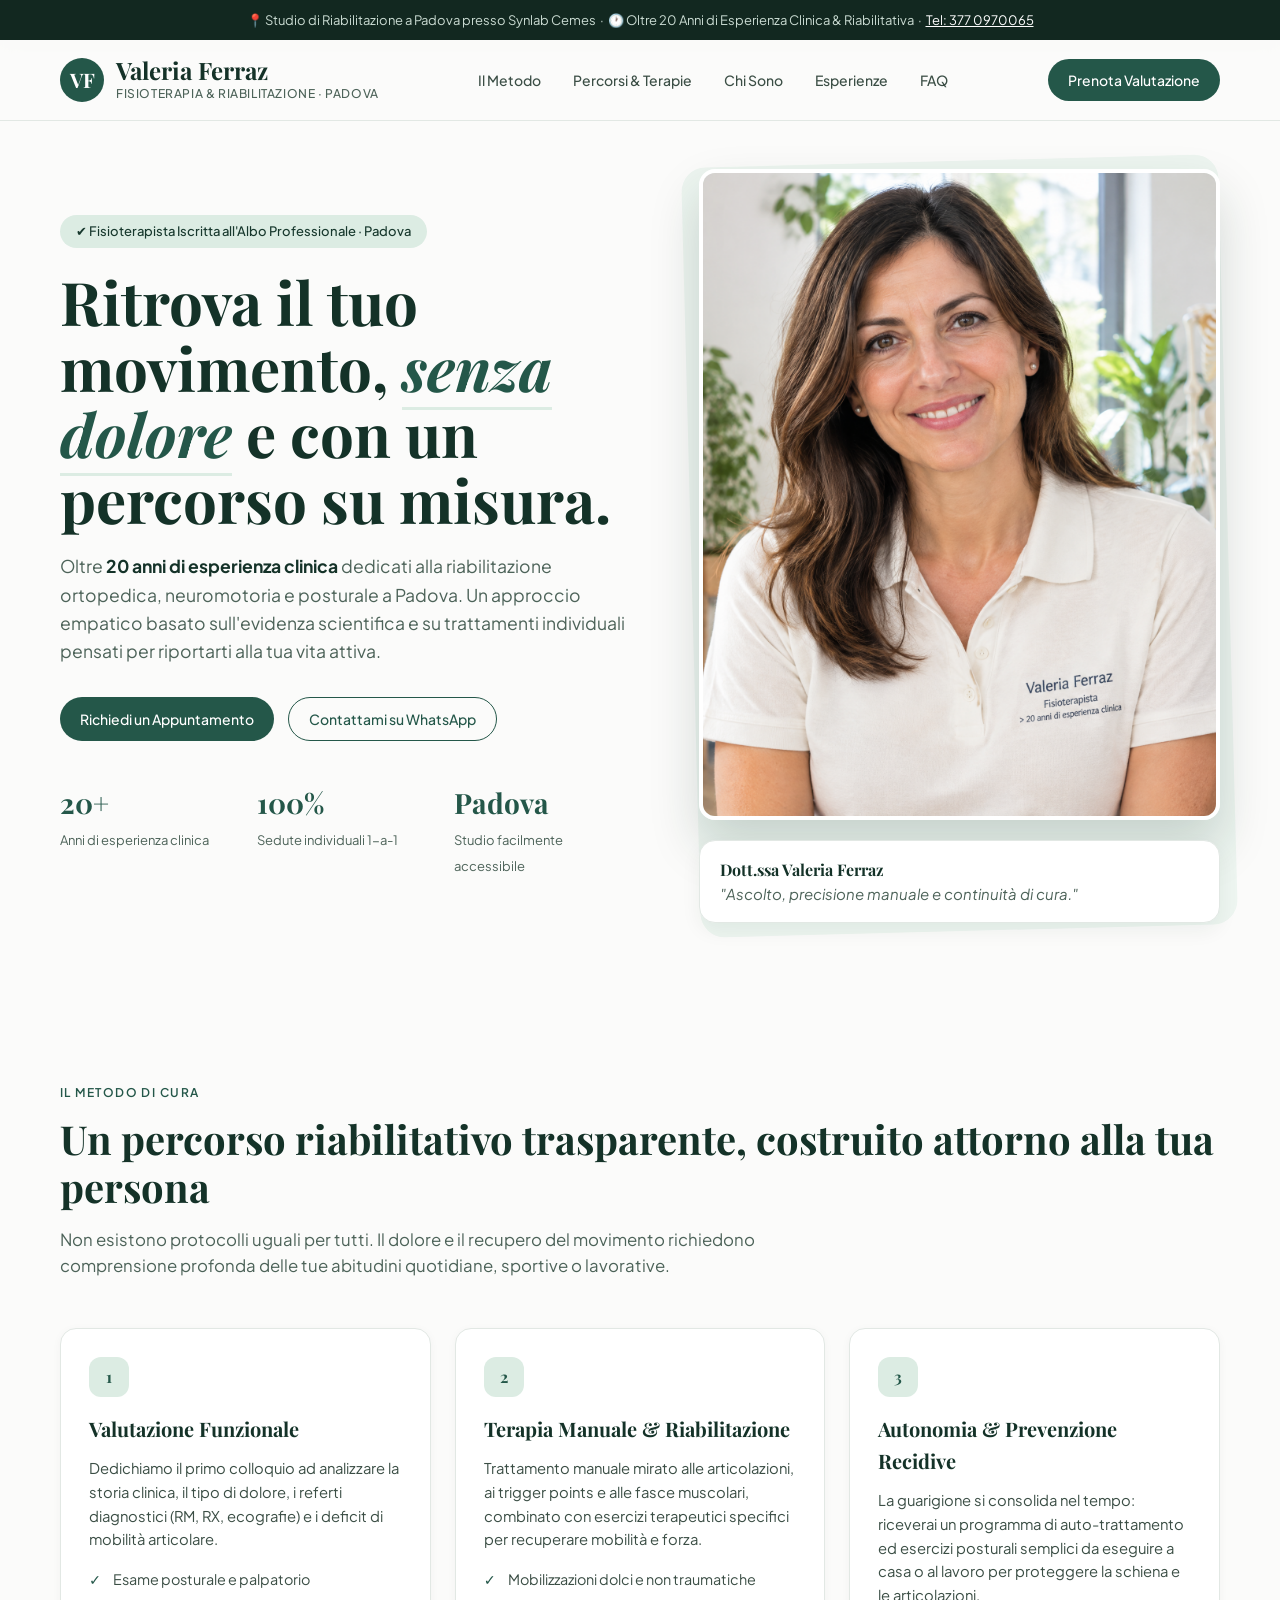
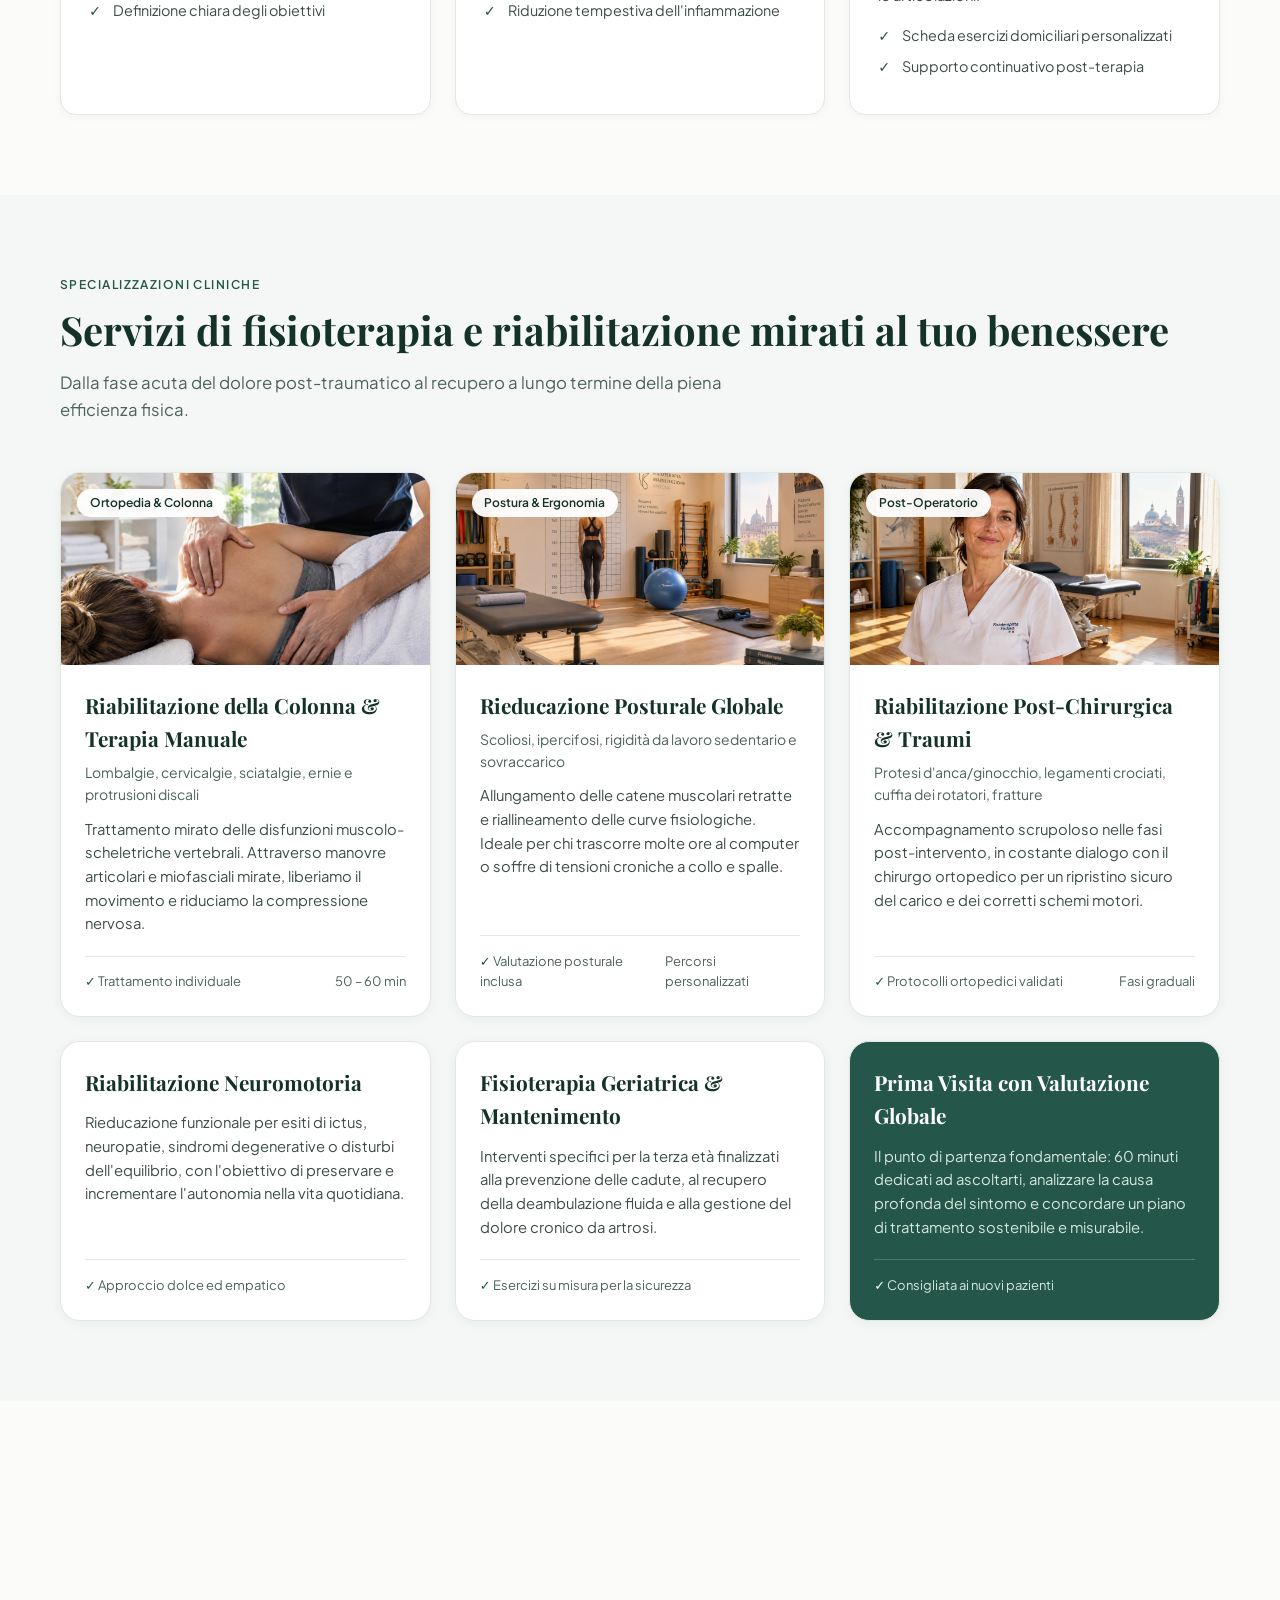
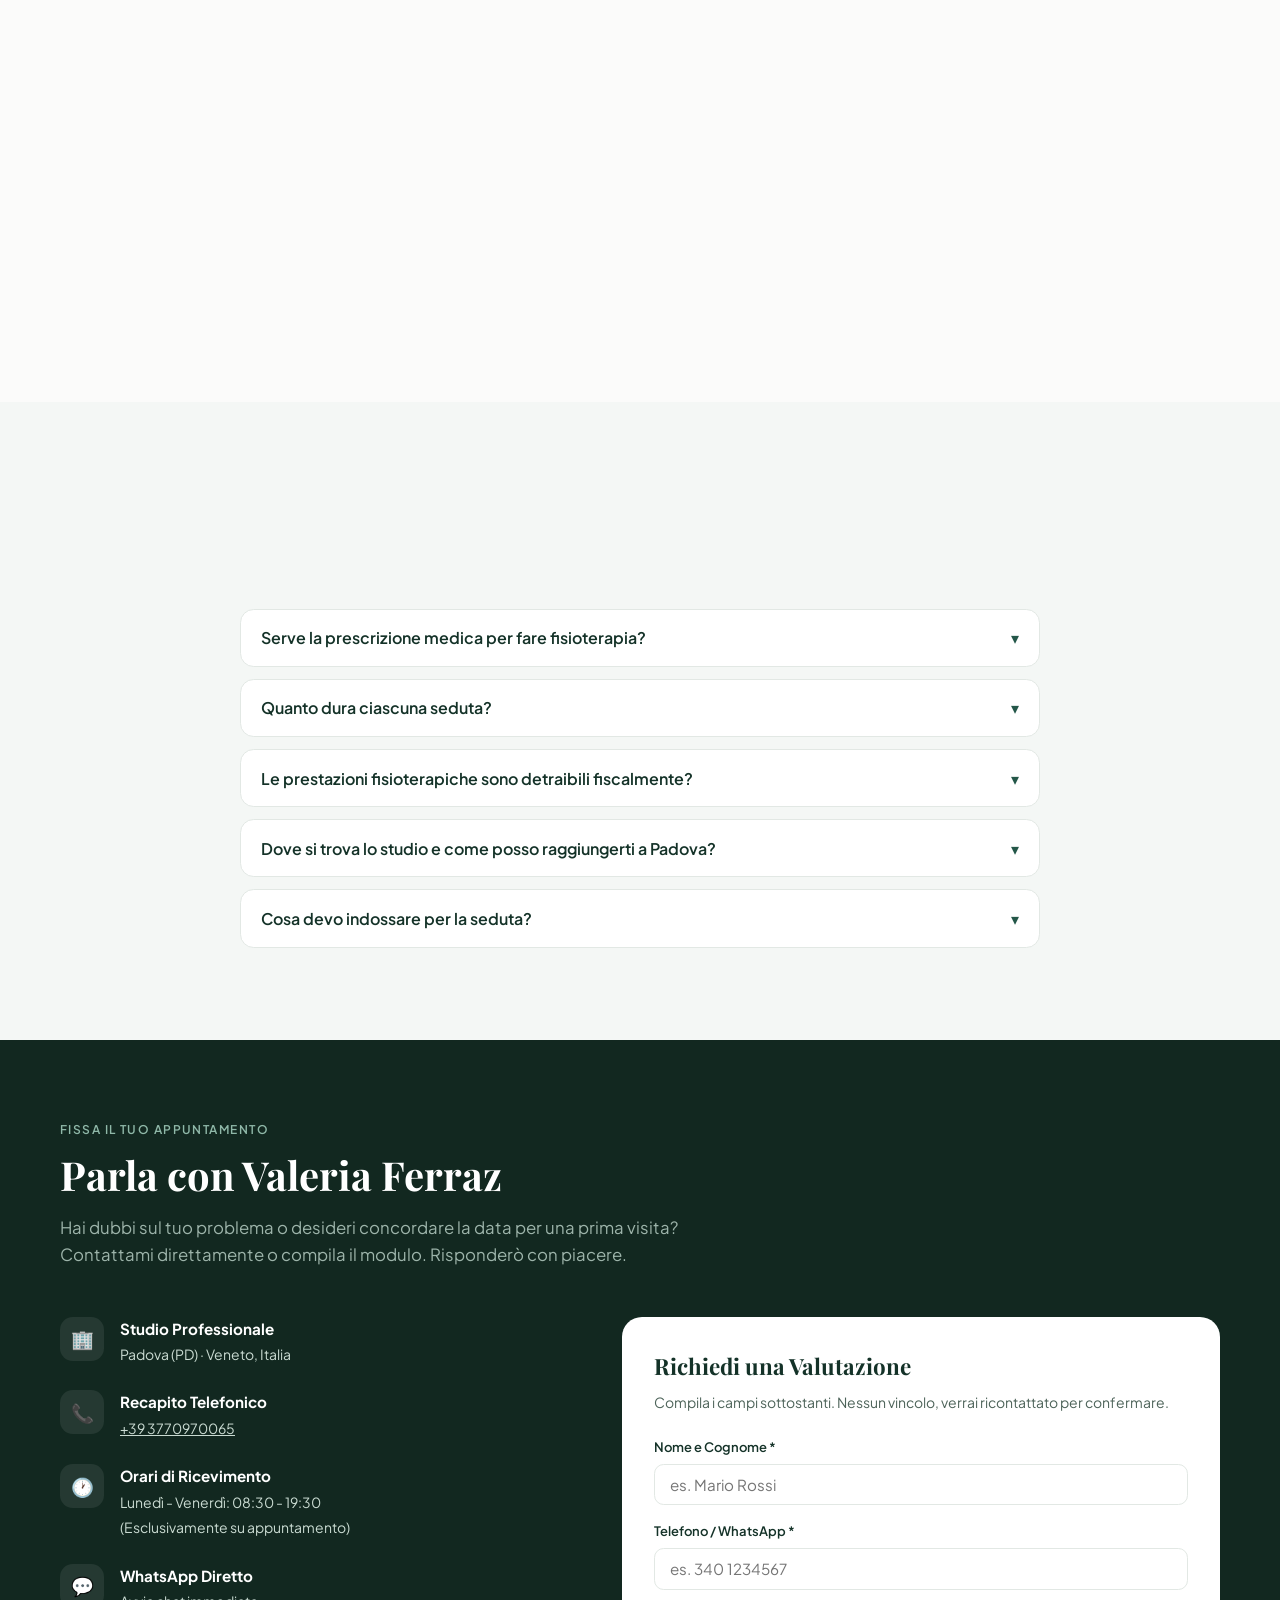
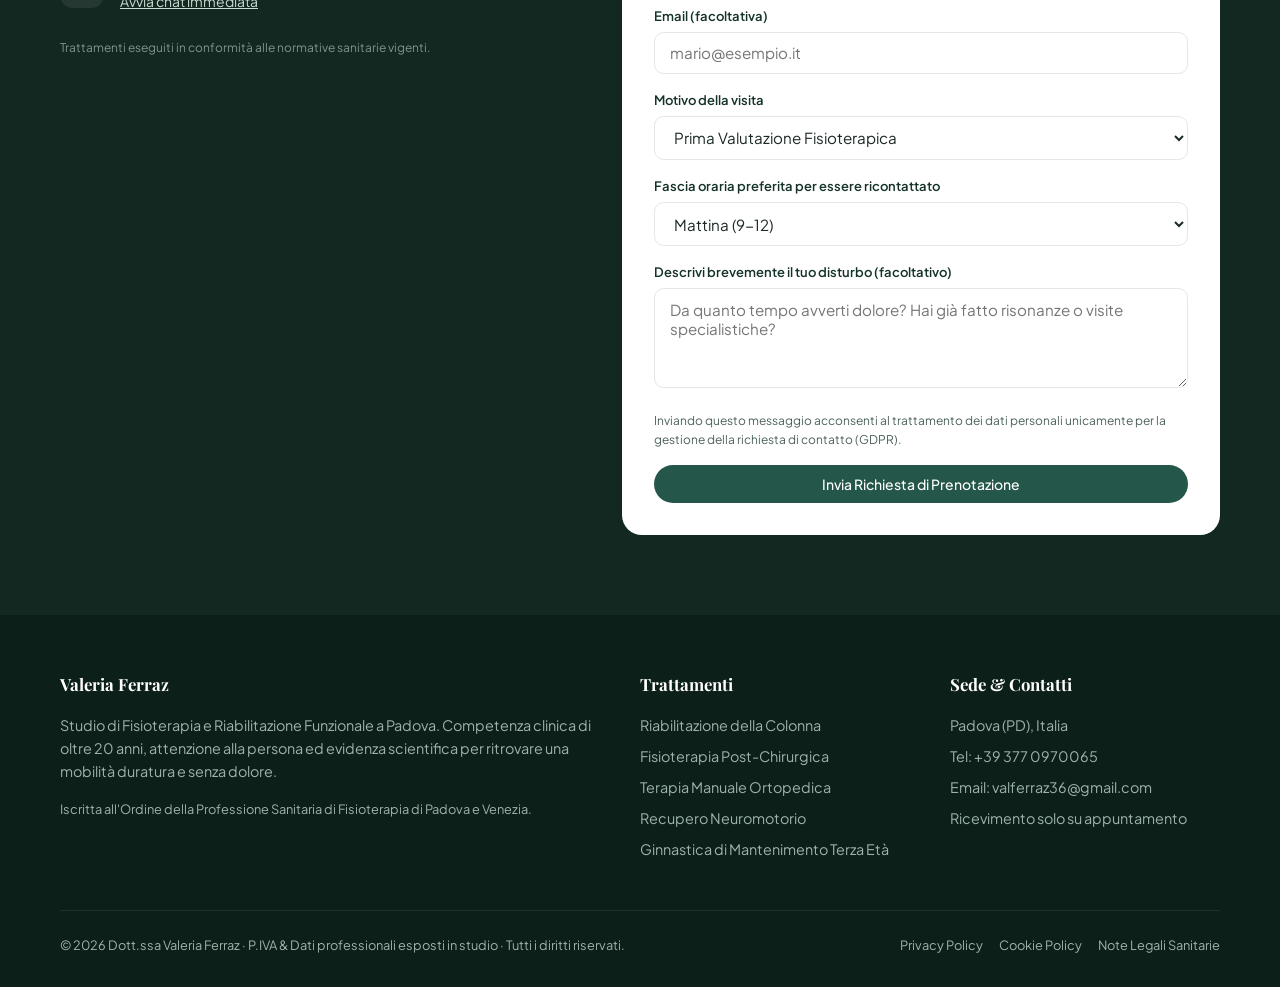
<file: index.html>
<!DOCTYPE html>
<html lang="it">
<head>
<meta charset="UTF-8">
<meta name="viewport" content="width=device-width, initial-scale=1.0">
<title>Valeria Ferraz | Fisioterapia &amp; Riabilitazione a Padova</title>
<meta name="description" content="Valeria Ferraz, fisioterapista a Padova con oltre 20 anni di esperienza in riabilitazione ortopedica, neuromotoria, posturale e terapia manuale personalizzata.">
<link rel="preconnect" href="https://fonts.googleapis.com">
<link rel="preconnect" href="https://fonts.gstatic.com" crossorigin>
<link href="https://fonts.googleapis.com/css2?family=Plus+Jakarta+Sans:wght@300;400;500;600;700&family=Playfair+Display:ital,wght@0,500;0,600;0,700;1,400&display=swap" rel="stylesheet">

<style>
/* ============================================================
   STILI DEL SITO — puoi personalizzare qui i colori principali
   ============================================================ */
:root {
  --verde: #245749;        /* colore principale */
  --verde-scuro: #143228;  /* titoli */
  --verde-chiaro: #4d6359; /* testi secondari */
  --sfondo: #fbfbfa;
  --card: #ffffff;
  --bordo: #e2e8e4;
  --accento: #dcece3;
  --serif: "Playfair Display", Georgia, serif;
}
* { margin: 0; padding: 0; box-sizing: border-box; }
html { scroll-behavior: smooth; scroll-padding-top: 90px; overflow-x: hidden; }
body {
  font-family: "Plus Jakarta Sans", system-ui, sans-serif;
  background: var(--sfondo);
  color: #1c2a24;
  line-height: 1.6;
  overflow-x: hidden;
  overflow-x: clip;
  -webkit-font-smoothing: antialiased;
}
img { display: block; max-width: 100%; }
a { color: inherit; text-decoration: none; }
h1, h2, h3, .serif { font-family: var(--serif); }

.container { width: 100%; max-width: 1240px; margin: 0 auto; padding: 0 1.25rem; }
@media (min-width: 640px)  { .container { padding: 0 2rem; } }
@media (min-width: 1024px) { .container { max-width: 1240px; padding: 0 2.5rem; } }

.btn {
  display: inline-flex; align-items: center; justify-content: center; gap: .5rem;
  background: var(--verde); color: #fff; border: none; cursor: pointer;
  padding: .625rem 1.25rem; border-radius: 999px; font-weight: 500; font-size: .875rem;
  font-family: inherit; transition: background .2s, transform .15s, box-shadow .2s;
}
.btn:hover { background: #1b4337; box-shadow: 0 4px 12px rgba(36,87,73,.25); }
.btn:active { transform: scale(.97); }
.btn-outline {
  background: transparent; color: var(--verde); border: 1.5px solid var(--verde);
}
.btn-outline:hover { background: var(--accento); box-shadow: none; }

.badge {
  display: inline-flex; align-items: center; gap: .5rem;
  background: var(--accento); color: #17382d;
  padding: .4rem 1rem; border-radius: 999px; font-size: .8125rem; font-weight: 500;
}

.section-title { font-size: clamp(1.75rem, 4vw, 2.5rem); font-weight: 700; color: var(--verde-scuro); line-height: 1.2; }
.section-label { font-size: .75rem; font-weight: 600; letter-spacing: .12em; text-transform: uppercase; color: var(--verde); margin-bottom: .75rem; }
.section-sub { color: var(--verde-chiaro); font-size: 1.05rem; max-width: 44rem; margin-top: 1rem; }

/* ---------- Topbar + Header ---------- */
.topbar { background: #122820; color: #cadbd2; font-size: .8125rem; padding: .6rem 0; text-align: center; }
.topbar a { color: #fff; text-decoration: underline; }
header.site {
  position: sticky; top: 0; z-index: 40;
  background: rgba(251,251,250,.9); backdrop-filter: blur(10px);
  border-bottom: 1px solid var(--bordo);
}
.header-inner { height: 5rem; display: flex; align-items: center; justify-content: space-between; gap: 1rem; }
.brand { display: flex; align-items: center; gap: .75rem; min-width: 0; }
.brand-mark {
  width: 2.75rem; height: 2.75rem; border-radius: 50%; flex: none;
  background: var(--verde); color: #fff; display: grid; place-items: center;
  font-family: var(--serif); font-size: 1.25rem; font-weight: 700;
}
.brand-name { display: block; font-family: var(--serif); font-weight: 700; color: var(--verde-scuro); font-size: 1.5rem; line-height: 1.15; }
.brand-sub { display: block; font-size: .75rem; letter-spacing: .05em; text-transform: uppercase; color: var(--verde-chiaro); font-weight: 500; }
nav.main { display: none; gap: 2rem; font-size: .875rem; font-weight: 500; color: #3b4e45; }
nav.main a:hover { color: var(--verde); }
@media (min-width: 768px) { nav.main { display: flex; } }
.header-cta { white-space: nowrap; }

/* ---------- Hero ---------- */
.hero { position: relative; padding: 3rem 0 5rem; }
.hero-grid { display: grid; gap: 3rem; align-items: center; }
@media (min-width: 1024px) { .hero-grid { grid-template-columns: 1.05fr .95fr; gap: 4rem; } }
.hero h1 { font-size: clamp(2.25rem, 5.5vw, 3.75rem); font-weight: 700; color: var(--verde-scuro); line-height: 1.1; }
.hero h1 em { color: var(--verde); border-bottom: 3px solid var(--accento); }
.hero-stats { display: grid; grid-template-columns: repeat(3, 1fr); gap: 1rem; margin-top: 2.5rem; }
.stat b { display: block; font-family: var(--serif); font-size: 1.75rem; color: var(--verde); }
.stat span { font-size: .8125rem; color: var(--verde-chiaro); }
.hero-photo { position: relative; }
.hero-photo .deco {
  position: absolute; inset: -0.5rem; background: #edf5f0; border-radius: 1.5rem;
  transform: rotate(-1.5deg); z-index: -1;
}
.hero-photo img {
  width: 100%; aspect-ratio: 4/5; object-fit: cover; object-position: top;
  border-radius: 1rem; border: 4px solid #fff; box-shadow: 0 25px 50px rgba(20,50,40,.18);
}
.hero-quote {
  margin-top: 1.25rem; background: var(--card); border: 1px solid var(--bordo);
  border-radius: 1rem; padding: 1rem 1.25rem; box-shadow: 0 8px 20px rgba(20,50,40,.06);
}
.hero-quote b { font-family: var(--serif); color: var(--verde-scuro); }
.hero-quote p { font-style: italic; color: var(--verde-chiaro); font-size: .9375rem; }

/* ---------- Card generiche ---------- */
.grid-3 { display: grid; gap: 1.5rem; margin-top: 3rem; }
@media (min-width: 768px)  { .grid-3 { grid-template-columns: repeat(3, 1fr); } }
.card {
  background: var(--card); border: 1px solid var(--bordo); border-radius: 1rem;
  padding: 1.75rem; box-shadow: 0 2px 10px rgba(20,50,40,.04);
}
.card h3 { font-size: 1.25rem; color: var(--verde-scuro); margin-bottom: .75rem; }
.card .num {
  display: inline-grid; place-items: center; width: 2.5rem; height: 2.5rem;
  border-radius: .75rem; background: var(--accento); color: var(--verde);
  font-family: var(--serif); font-weight: 700; margin-bottom: 1rem;
}
.card ul { list-style: none; margin-top: 1rem; }
.card li { padding-left: 1.5rem; position: relative; font-size: .9rem; color: #3b4e45; margin-bottom: .5rem; }
.card li::before { content: "✓"; position: absolute; left: 0; color: var(--verde); font-weight: 700; }

/* ---------- Servizi ---------- */
.service-card {
  background: var(--card); border: 1px solid var(--bordo); border-radius: 1.25rem;
  overflow: hidden; box-shadow: 0 2px 12px rgba(20,50,40,.05); transition: box-shadow .25s;
  display: flex; flex-direction: column;
}
.service-card:hover { box-shadow: 0 12px 30px rgba(20,50,40,.12); }
.service-card .photo { height: 12rem; overflow: hidden; position: relative; }
.service-card .photo img { width: 100%; height: 100%; object-fit: cover; transition: transform .5s; }
.service-card:hover .photo img { transform: scale(1.05); }
.service-card .tag {
  position: absolute; top: 1rem; left: 1rem; background: rgba(255,255,255,.95);
  padding: .3rem .8rem; border-radius: 999px; font-size: .75rem; font-weight: 600; color: var(--verde-scuro);
}
.service-card .body { padding: 1.5rem; display: flex; flex-direction: column; flex: 1; }
.service-card h3 { font-size: 1.3rem; color: var(--verde-scuro); }
.service-card .muted { font-size: .875rem; color: var(--verde-chiaro); margin-top: .35rem; }
.service-card p.desc { font-size: .925rem; color: #3b4e45; margin-top: .75rem; flex: 1; }
.service-card .meta {
  display: flex; justify-content: space-between; border-top: 1px solid var(--bordo);
  margin-top: 1.25rem; padding-top: .9rem; font-size: .8125rem; color: var(--verde-chiaro);
}
.service-card .meta b { color: var(--verde); }

/* ---------- Profilo ---------- */
.profile { padding: 5rem 0; }
.profile-grid { display: grid; gap: 3rem; align-items: center; }
@media (min-width: 1024px) { .profile-grid { grid-template-columns: .9fr 1.1fr; gap: 4rem; } }
.profile img { border-radius: 1rem; border: 4px solid #fff; box-shadow: 0 20px 40px rgba(20,50,40,.15); }
.profile blockquote {
  font-family: var(--serif); font-style: italic; font-size: 1.25rem; color: var(--verde);
  border-left: 3px solid var(--verde); padding-left: 1.25rem; margin: 1.5rem 0;
}
.feature-box { background: var(--accento); border-radius: 1rem; padding: 1.25rem 1.5rem; margin-top: 1rem; }
.feature-box b { color: var(--verde-scuro); }

/* ---------- Passi ---------- */
.passi { padding: 5rem 0; background: #f4f7f5; }
.steps { display: grid; gap: 1.5rem; margin-top: 3rem; }
@media (min-width: 768px) { .steps { grid-template-columns: repeat(4, 1fr); } }
.step { background: var(--card); border-radius: 1rem; padding: 1.5rem; border: 1px solid var(--bordo); }
.step .n { font-family: var(--serif); font-size: 2rem; font-weight: 700; color: var(--accento); -webkit-text-stroke: 1px var(--verde); }
.step h3 { font-size: 1.05rem; color: var(--verde-scuro); margin: .5rem 0 .5rem; }
.step p { font-size: .875rem; color: #3b4e45; }

/* ---------- Testimonianze ---------- */
.testimonianze { padding: 5rem 0; }
.t-card { display: flex; flex-direction: column; }
.t-card .stars { color: #d97706; letter-spacing: 2px; margin-bottom: .75rem; }
.t-card blockquote { font-size: .925rem; color: #3b4e45; font-style: italic; flex: 1; }
.t-card .who { margin-top: 1.25rem; border-top: 1px solid var(--bordo); padding-top: .9rem; }
.t-card .who b { color: var(--verde-scuro); display: block; }
.t-card .who span { font-size: .8125rem; color: var(--verde-chiaro); }
.t-card .pill { display: inline-block; margin-top: .6rem; background: var(--accento); color: var(--verde-scuro); font-size: .75rem; font-weight: 600; padding: .2rem .7rem; border-radius: 999px; }

/* ---------- FAQ ---------- */
.faq { padding: 5rem 0; background: #f4f7f5; }
.faq-list { max-width: 50rem; margin: 3rem auto 0; }
.faq-item { background: var(--card); border: 1px solid var(--bordo); border-radius: .85rem; margin-bottom: .75rem; overflow: hidden; }
.faq-item button {
  width: 100%; text-align: left; background: none; border: none; cursor: pointer;
  font-family: inherit; font-size: 1rem; font-weight: 600; color: var(--verde-scuro);
  padding: 1.1rem 1.25rem; display: flex; justify-content: space-between; align-items: center; gap: 1rem;
}
.faq-item .chev { transition: transform .25s; color: var(--verde); flex: none; }
.faq-item.open .chev { transform: rotate(180deg); }
.faq-item .ans { display: none; padding: 0 1.25rem 1.1rem; color: #3b4e45; font-size: .925rem; }
.faq-item.open .ans { display: block; }

/* ---------- Prenota ---------- */
.prenota { padding: 5rem 0; background: #122820; color: #cadbd2; }
.prenota h2 { color: #fff; }
.prenota .section-label { color: #8fb8a8; }
.prenota-grid { display: grid; gap: 2.5rem; margin-top: 3rem; }
@media (min-width: 1024px) { .prenota-grid { grid-template-columns: 1fr 1.2fr; gap: 4rem; } }
.info-row { display: flex; gap: 1rem; margin-bottom: 1.5rem; align-items: flex-start; }
.info-row .ic {
  width: 2.75rem; height: 2.75rem; flex: none; border-radius: .8rem;
  background: rgba(255,255,255,.08); display: grid; place-items: center; font-size: 1.15rem;
}
.info-row b { color: #fff; display: block; font-size: .95rem; }
.info-row span { font-size: .875rem; }
.info-row a { text-decoration: underline; }
.form-card { background: var(--card); color: #1c2a24; border-radius: 1.25rem; padding: 2rem; }
.form-card h3 { color: var(--verde-scuro); font-size: 1.4rem; margin-bottom: .4rem; }
.form-card .hint { font-size: .875rem; color: var(--verde-chiaro); margin-bottom: 1.5rem; }
.field { margin-bottom: 1rem; }
.field label { display: block; font-size: .8125rem; font-weight: 600; color: var(--verde-scuro); margin-bottom: .35rem; }
.field input, .field select, .field textarea {
  width: 100%; font-family: inherit; font-size: .95rem; color: #1c2a24;
  border: 1px solid var(--bordo); border-radius: .6rem; padding: .65rem .9rem; background: #fff;
}
.field textarea { min-height: 100px; resize: vertical; }
.form-note { font-size: .75rem; color: var(--verde-chiaro); margin: 1rem 0; }
.form-ok { display: none; background: var(--accento); color: var(--verde-scuro); border-radius: .6rem; padding: .9rem 1rem; font-size: .9rem; margin-top: 1rem; }

/* ---------- Footer ---------- */
footer.site { background: #0d1f19; color: #9db4aa; padding: 3.5rem 0 2rem; font-size: .9rem; }
footer.site h4 { color: #fff; font-family: var(--serif); font-size: 1.05rem; margin-bottom: 1rem; }
.footer-grid { display: grid; gap: 2.5rem; }
@media (min-width: 768px) { .footer-grid { grid-template-columns: 2fr 1fr 1fr; } }
footer.site li { list-style: none; margin-bottom: .5rem; }
footer.site a:hover { color: #fff; }
.footer-bottom { border-top: 1px solid rgba(255,255,255,.08); margin-top: 2.5rem; padding-top: 1.5rem; display: flex; flex-wrap: wrap; gap: 1rem; justify-content: space-between; font-size: .8rem; }
.footer-bottom a { margin-left: 1rem; }

/* ---------- Scroll reveal ---------- */
.reveal { opacity: 0; transform: translateY(18px); transition: opacity .6s ease, transform .6s ease; }
.reveal.visible { opacity: 1; transform: none; }
@media (prefers-reduced-motion: reduce) { .reveal { transition: none; opacity: 1; transform: none; } html { scroll-behavior: auto; } }

/* ---------- Mobile header ---------- */
@media (max-width: 480px) {
  .header-inner { height: 4.25rem; }
  .header-cta { padding: .5rem .8rem !important; font-size: .8125rem; white-space: normal; line-height: 1.15; text-align: center; }
  .brand-name { font-size: 1.125rem; }
  .brand-sub { font-size: .6rem; }
  .container { padding: 0 .9rem; }
}
</style>
</head>
<body>

<!-- ================================================================
     MODIFICA I TESTI DIRETTAMENTE QUI SOTTO.
     Ogni sezione del sito e' delimitata da un commento tipo
     "SEZIONE: NOME". Il testo si modifica come in un normale
     documento HTML.
     ================================================================ -->

<div class="topbar">
  📍 Studio di Riabilitazione a Padova presso Synlab Cemes  &nbsp;·&nbsp;
  🕐 Oltre 20 Anni di Esperienza Clinica &amp; Riabilitativa &nbsp;·&nbsp;
  <a href="tel:+393770970065">Tel: 377 0970065</a>
</div>

<!-- ===== SEZIONE: HEADER / MENU ===== -->
<header class="site">
  <div class="container header-inner">
    <a class="brand" href="#">
      <div class="brand-mark">VF</div>
      <div>
        <span class="brand-name">Valeria Ferraz</span>
        <span class="brand-sub">Fisioterapia &amp; Riabilitazione · Padova</span>
      </div>
    </a>
    <nav class="main">
      <a href="#metodo">Il Metodo</a>
      <a href="#servizi">Percorsi &amp; Terapie</a>
      <a href="#profilo">Chi Sono</a>
      <a href="#testimonianze">Esperienze</a>
      <a href="#faq">FAQ</a>
    </nav>
    <a class="btn header-cta" href="#prenota">Prenota Valutazione</a>
  </div>
</header>

<!-- ===== SEZIONE: HERO (INIZIO PAGINA) ===== -->
<section class="hero">
  <div class="container">
    <div class="hero-grid">
      <div class="reveal">
        <span class="badge">✔ Fisioterapista Iscritta all'Albo Professionale · Padova</span>
        <h1 style="margin-top:1.25rem;">Ritrova il tuo movimento, <em>senza dolore</em> e con un percorso su misura.</h1>
        <p style="margin-top:1.25rem;color:var(--verde-chiaro);font-size:1.1rem;max-width:36rem;">
          Oltre <b style="color:var(--verde-scuro);">20 anni di esperienza clinica</b> dedicati alla riabilitazione
          ortopedica, neuromotoria e posturale a Padova. Un approccio empatico basato sull'evidenza scientifica
          e su trattamenti individuali pensati per riportarti alla tua vita attiva.
        </p>
        <div style="display:flex;gap:.9rem;flex-wrap:wrap;margin-top:2rem;">
          <a class="btn" href="#prenota">Richiedi un Appuntamento</a>
          <a class="btn btn-outline" href="https://wa.me/390491234567" target="_blank" rel="noopener">Contattami su WhatsApp</a>
        </div>
        <div class="hero-stats">
          <div class="stat"><b>20+</b><span>Anni di esperienza clinica</span></div>
          <div class="stat"><b>100%</b><span>Sedute individuali 1-a-1</span></div>
          <div class="stat"><b>Padova</b><span>Studio facilmente accessibile</span></div>
        </div>
      </div>
      <div class="hero-photo reveal">
        <div class="deco"></div>
        <img src="site-assets/valeria-portrait.jpg" alt="Valeria Ferraz Fisioterapista a Padova">
        <div class="hero-quote">
          <b>Dott.ssa Valeria Ferraz</b>
          <p>"Ascolto, precisione manuale e continuità di cura."</p>
        </div>
      </div>
    </div>
  </div>
</section>

<!-- ===== SEZIONE: IL METODO ===== -->
<section id="metodo" style="padding:5rem 0;">
  <div class="container">
    <div class="reveal">
      <div class="section-label">Il Metodo di Cura</div>
      <h2 class="section-title">Un percorso riabilitativo trasparente, costruito attorno alla tua persona</h2>
      <p class="section-sub">Non esistono protocolli uguali per tutti. Il dolore e il recupero del movimento richiedono
      comprensione profonda delle tue abitudini quotidiane, sportive o lavorative.</p>
    </div>
    <div class="grid-3">
      <div class="card reveal">
        <div class="num">1</div>
        <h3>Valutazione Funzionale</h3>
        <p style="font-size:.925rem;color:#3b4e45;">Dedichiamo il primo colloquio ad analizzare la storia clinica, il tipo di dolore,
        i referti diagnostici (RM, RX, ecografie) e i deficit di mobilità articolare.</p>
        <ul><li>Esame posturale e palpatorio</li><li>Definizione chiara degli obiettivi</li></ul>
      </div>
      <div class="card reveal">
        <div class="num">2</div>
        <h3>Terapia Manuale &amp; Riabilitazione</h3>
        <p style="font-size:.925rem;color:#3b4e45;">Trattamento manuale mirato alle articolazioni, ai trigger points e alle fasce
        muscolari, combinato con esercizi terapeutici specifici per recuperare mobilità e forza.</p>
        <ul><li>Mobilizzazioni dolci e non traumatiche</li><li>Riduzione tempestiva dell'infiammazione</li></ul>
      </div>
      <div class="card reveal">
        <div class="num">3</div>
        <h3>Autonomia &amp; Prevenzione Recidive</h3>
        <p style="font-size:.925rem;color:#3b4e45;">La guarigione si consolida nel tempo: riceverai un programma di auto-trattamento
        ed esercizi posturali semplici da eseguire a casa o al lavoro per proteggere la schiena e le articolazioni.</p>
        <ul><li>Scheda esercizi domiciliari personalizzati</li><li>Supporto continuativo post-terapia</li></ul>
      </div>
    </div>
  </div>
</section>

<!-- ===== SEZIONE: SERVIZI ===== -->
<section id="servizi" style="padding:5rem 0;background:#f4f7f5;">
  <div class="container">
    <div class="reveal">
      <div class="section-label">Specializzazioni Cliniche</div>
      <h2 class="section-title">Servizi di fisioterapia e riabilitazione mirati al tuo benessere</h2>
      <p class="section-sub">Dalla fase acuta del dolore post-traumatico al recupero a lungo termine della piena efficienza fisica.</p>
    </div>
    <div class="grid-3">
      <div class="service-card reveal">
        <div class="photo"><span class="tag">Ortopedia &amp; Colonna</span>
          <img src="site-assets/manual-therapy.jpg" alt="Terapia manuale e colonna vertebrale"></div>
        <div class="body">
          <h3>Riabilitazione della Colonna &amp; Terapia Manuale</h3>
          <div class="muted">Lombalgie, cervicalgie, sciatalgie, ernie e protrusioni discali</div>
          <p class="desc">Trattamento mirato delle disfunzioni muscolo-scheletriche vertebrali. Attraverso manovre articolari
          e miofasciali mirate, liberiamo il movimento e riduciamo la compressione nervosa.</p>
          <div class="meta"><span><b>✓</b> Trattamento individuale</span><span>50 – 60 min</span></div>
        </div>
      </div>
      <div class="service-card reveal">
        <div class="photo"><span class="tag">Postura &amp; Ergonomia</span>
          <img src="site-assets/posture-rehab.jpg" alt="Rieducazione posturale e funzionale"></div>
        <div class="body">
          <h3>Rieducazione Posturale Globale</h3>
          <div class="muted">Scoliosi, ipercifosi, rigidità da lavoro sedentario e sovraccarico</div>
          <p class="desc">Allungamento delle catene muscolari retratte e riallineamento delle curve fisiologiche. Ideale per chi
          trascorre molte ore al computer o soffre di tensioni croniche a collo e spalle.</p>
          <div class="meta"><span><b>✓</b> Valutazione posturale inclusa</span><span>Percorsi personalizzati</span></div>
        </div>
      </div>
      <div class="service-card reveal">
        <div class="photo"><span class="tag">Post-Operatorio</span>
          <img src="site-assets/hero-physio.jpg" alt="Riabilitazione post-chirurgica e post-traumatica"></div>
        <div class="body">
          <h3>Riabilitazione Post-Chirurgica &amp; Traumi</h3>
          <div class="muted">Protesi d'anca/ginocchio, legamenti crociati, cuffia dei rotatori, fratture</div>
          <p class="desc">Accompagnamento scrupoloso nelle fasi post-intervento, in costante dialogo con il chirurgo ortopedico
          per un ripristino sicuro del carico e dei corretti schemi motori.</p>
          <div class="meta"><span><b>✓</b> Protocolli ortopedici validati</span><span>Fasi graduali</span></div>
        </div>
      </div>
    </div>

    <div class="grid-3" style="margin-top:1.5rem;">
      <div class="service-card reveal">
        <div class="body">
          <h3>Riabilitazione Neuromotoria</h3>
          <p class="desc">Rieducazione funzionale per esiti di ictus, neuropatie, sindromi degenerative o disturbi dell'equilibrio,
          con l'obiettivo di preservare e incrementare l'autonomia nella vita quotidiana.</p>
          <div class="meta"><span><b>✓</b> Approccio dolce ed empatico</span></div>
        </div>
      </div>
      <div class="service-card reveal">
        <div class="body">
          <h3>Fisioterapia Geriatrica &amp; Mantenimento</h3>
          <p class="desc">Interventi specifici per la terza età finalizzati alla prevenzione delle cadute, al recupero della
          deambulazione fluida e alla gestione del dolore cronico da artrosi.</p>
          <div class="meta"><span><b>✓</b> Esercizi su misura per la sicurezza</span></div>
        </div>
      </div>
      <div class="service-card reveal" style="background:var(--verde);color:#fff;">
        <div class="body">
          <h3 style="color:#fff;">Prima Visita con Valutazione Globale</h3>
          <p class="desc" style="color:#d7e6de;">Il punto di partenza fondamentale: 60 minuti dedicati ad ascoltarti, analizzare
          la causa profonda del sintomo e concordare un piano di trattamento sostenibile e misurabile.</p>
          <div class="meta" style="border-color:rgba(255,255,255,.2);"><span style="color:#d7e6de;"><b style="color:#fff;">✓</b> Consigliata ai nuovi pazienti</span></div>
        </div>
      </div>
    </div>
  </div>
</section>

<!-- ===== SEZIONE: CHI SONO / PROFILO ===== -->
<section id="profilo" class="profile">
  <div class="container">
    <div class="profile-grid">
      <div class="reveal">
        <img src="site-assets/valeria-portrait.jpg" alt="Valeria Ferraz Fisioterapista">
      </div>
      <div class="reveal">
        <div class="section-label">Fisioterapista · Laurea in Fisioterapia · Oltre 20 Anni di Servizio a Padova</div>
        <h2 class="section-title">Oltre due decenni di dedizione alla salute dei pazienti</h2>
        <blockquote>"Curare non significa solo togliere un sintomo, ma restituire fiducia nel proprio corpo."</blockquote>
        <p style="color:#3b4e45;">Mi chiamo <b style="color:var(--verde-scuro);">Valeria Ferraz</b> e da oltre vent'anni svolgo con
        passione la professione di <b style="color:var(--verde-scuro);">fisioterapista a Padova</b>. Nel corso di due decenni di
        attività clinica in contesti ospedalieri, centri di riabilitazione specializzati e nella pratica privata, ho avuto il
        privilegio di accompagnare centinaia di persone nel superamento di traumi fisici, interventi chirurgici complessi e
        dolori cronici.</p>
        <p style="color:#3b4e45;margin-top:1rem;">Credo fermamente che una riabilitazione efficace nasca da un rapporto di fiducia
        autentico: ogni paziente è unico, con le proprie paure, i propri ritmi biologici e le proprie aspirazioni di vita. Per
        questo motivo, nei miei trattamenti non applico mai schemi preconfezionati, ma integro le più recenti evidenze di
        <b style="color:var(--verde-scuro);">terapia manuale ortopedica</b>, <b style="color:var(--verde-scuro);">rieducazione
        posturale</b> ed <b style="color:var(--verde-scuro);">esercizio terapeutico attivo</b>.</p>
        <div class="feature-box"><b>Formazione Continua ECM</b><br>Corsi e master avanzati in terapia manuale, riabilitazione delle patologie di spalla, anca e rachide.</div>
        <div class="feature-box"><b>Centralità della Persona</b><br>Sedute individuali esclusive in un ambiente tranquillo, riservato e confortevole nel cuore di Padova.</div>
      </div>
    </div>
  </div>
</section>

<!-- ===== SEZIONE: I 4 PASSI ===== -->
<section class="passi">
  <div class="container">
    <div class="reveal">
      <div class="section-label">Trasparenza &amp; Metodo</div>
      <h2 class="section-title">I 4 passi verso il tuo recupero funzionale</h2>
    </div>
    <div class="steps">
      <div class="step reveal"><div class="n">01</div><h3>Primo Contatto</h3><p>Puoi telefonare, inviare un messaggio WhatsApp o compilare il modulo online per spiegare la tua problematica.</p></div>
      <div class="step reveal"><div class="n">02</div><h3>Valutazione Clinica</h3><p>In studio esaminiamo insieme esami strumentali, postura, mobilità e palpazione per capire la vera origine del dolore.</p></div>
      <div class="step reveal"><div class="n">03</div><h3>Ciclo Terapeutico</h3><p>Sedute individuali di terapia manuale, riabilitazione articolare ed esercizi guidati monitorando i progressi ad ogni incontro.</p></div>
      <div class="step reveal"><div class="n">04</div><h3>Mantenimento a Casa</h3><p>Consigli pratici posturali ed esercizi di rinforzo per preservare stabilmente i risultati ottenuti nel tempo.</p></div>
    </div>
  </div>
</section>

<!-- ===== SEZIONE: TESTIMONIANZE ===== -->
<section id="testimonianze" class="testimonianze">
  <div class="container">
    <div class="reveal">
      <div class="section-label">Le Voci di chi si è affidato a me</div>
      <h2 class="section-title">Storie di recupero e ritorno al movimento</h2>
      <p class="section-sub">La soddisfazione più grande dopo 20 anni di lavoro è vedere le persone riprendere a camminare,
      lavorare e fare sport con serenità.</p>
    </div>
    <div class="grid-3">
      <div class="card t-card reveal">
        <div class="stars">★★★★★</div>
        <blockquote>"Soffrivo di una lombosciatalgia acuta che mi bloccava da mesi. Con la Dott.ssa Ferraz ho trovato una
        professionista scrupolosa, calma ed estremamente competente. Dopo 4 sedute ho finalmente ricominciato a dormire senza dolore."</blockquote>
        <div class="who"><b>Marco B.</b><span>Ingegnere, 48 anni · Padova</span><br><span class="pill">Lombalgia</span></div>
      </div>
      <div class="card t-card reveal">
        <div class="stars">★★★★★</div>
        <blockquote>"Dopo l'operazione al crociato anteriore ero molto timorosa per il recupero del ginocchio. Valeria ha saputo
        dosare gli esercizi con precisione millimetrica. Oggi sono tornata a correre lungo gli argini del Brenta!"</blockquote>
        <div class="who"><b>Chiara T.</b><span>Insegnante, 34 anni · Padova</span><br><span class="pill">Post-Chirurgia Ginocchio</span></div>
      </div>
      <div class="card t-card reveal">
        <div class="stars">★★★★★</div>
        <blockquote>"Ho portato mia madre di 79 anni per problemi di equilibrio e artrosi dopo una brutta caduta. L'umanità,
        la pazienza e l'esperienza di Valeria hanno fatto la differenza. Consigliatissima."</blockquote>
        <div class="who"><b>Gianluca P.</b><span>Padova Centro</span><br><span class="pill">Riabilitazione Motoria</span></div>
      </div>
    </div>
  </div>
</section>

<!-- ===== SEZIONE: FAQ ===== -->
<section id="faq" class="faq">
  <div class="container">
    <div class="reveal" style="text-align:center;">
      <div class="section-label">Domande Frequenti</div>
      <h2 class="section-title">Tutto quello che c'è da sapere prima di iniziare</h2>
    </div>
    <div class="faq-list reveal">
      <div class="faq-item">
        <button type="button">Serve la prescrizione medica per fare fisioterapia? <span class="chev">▾</span></button>
        <div class="ans">In Italia il fisioterapista è un professionista sanitario autonomo: puoi accedere direttamente a una prima
        valutazione fisioterapica anche senza prescrizione. Se tuttavia possiedi referti specialistici (ortopedici, fisiatrici,
        radiografie o risonanze), è utile portarli con te per una valutazione completa e integrata.</div>
      </div>
      <div class="faq-item">
        <button type="button">Quanto dura ciascuna seduta? <span class="chev">▾</span></button>
        <div class="ans">La prima seduta di valutazione dura generalmente circa 60 minuti, per consentire un'anamnesi attenta e un
        primo trattamento. Le sedute successive hanno una durata media di 45-55 minuti e sono sempre rigorosamente individuali
        (un solo paziente alla volta per la massima cura e privacy).</div>
      </div>
      <div class="faq-item">
        <button type="button">Le prestazioni fisioterapiche sono detraibili fiscalmente? <span class="chev">▾</span></button>
        <div class="ans">Sì, le spese per sedute di fisioterapia eseguite da professionisti sanitari iscritti all'albo sono
        detraibili fiscalmente come spesa sanitaria al 19% nella dichiarazione dei redditi, se pagate con metodi tracciabili
        (bancomat, carta di credito o bonifico).</div>
      </div>
      <div class="faq-item">
        <button type="button">Dove si trova lo studio e come posso raggiungerti a Padova? <span class="chev">▾</span></button>
        <div class="ans">Lo studio è situato in una zona facilmente accessibile di Padova, ben collegata sia con i mezzi pubblici
        (linee autobus e fermate tram) che in auto, con facilità di parcheggio nelle vicinanze. Al momento della conferma
        dell'appuntamento ti verranno fornite tutte le indicazioni dettagliate per l'accesso.</div>
      </div>
      <div class="faq-item">
        <button type="button">Cosa devo indossare per la seduta? <span class="chev">▾</span></button>
        <div class="ans">Si consiglia di indossare un abbigliamento comodo o sportivo (tuta da ginnastica, maglietta comoda e
        scarpe ginniche pulite) che consenta il movimento libero dell'articolazione o della zona del corpo da trattare.</div>
      </div>
    </div>
  </div>
</section>

<!-- ===== SEZIONE: PRENOTA / CONTATTI ===== -->
<section id="prenota" class="prenota">
  <div class="container">
    <div class="reveal">
      <div class="section-label">Fissa il tuo appuntamento</div>
      <h2 class="section-title">Parla con Valeria Ferraz</h2>
      <p class="section-sub" style="color:#9db4aa;">Hai dubbi sul tuo problema o desideri concordare la data per una prima visita?
      Contattami direttamente o compila il modulo. Risponderò con piacere.</p>
    </div>
    <div class="prenota-grid">
      <div class="reveal">
        <div class="info-row"><div class="ic">🏢</div><div><b>Studio Professionale</b><span>Padova (PD) · Veneto, Italia</span></div></div>
        <div class="info-row"><div class="ic">📞</div><div><b>Recapito Telefonico</b><span><a href="tel:+393770970065">+39 3770970065</a></span></div></div>
        <div class="info-row"><div class="ic">🕐</div><div><b>Orari di Ricevimento</b><span>Lunedì - Venerdì: 08:30 - 19:30<br>(Esclusivamente su appuntamento)</span></div></div>
        <div class="info-row"><div class="ic">💬</div><div><b>WhatsApp Diretto</b><span><a href="https://wa.me/393770970065" target="_blank" rel="noopener">Avvia chat immediata</a></span></div></div>
        <p style="font-size:.75rem;opacity:.6;">Trattamenti eseguiti in conformità alle normative sanitarie vigenti.</p>
      </div>
      <div class="form-card reveal">
        <h3>Richiedi una Valutazione</h3>
        <div class="hint">Compila i campi sottostanti. Nessun vincolo, verrai ricontattato per confermare.</div>
        <form id="form-prenota">
          <div class="field"><label for="f-nome">Nome e Cognome *</label><input id="f-nome" type="text" required placeholder="es. Mario Rossi"></div>
          <div class="field"><label for="f-tel">Telefono / WhatsApp *</label><input id="f-tel" type="tel" required placeholder="es. 340 1234567"></div>
          <div class="field"><label for="f-email">Email (facoltativa)</label><input id="f-email" type="email" placeholder="mario@esempio.it"></div>
          <div class="field">
            <label for="f-motivo">Motivo della visita</label>
            <select id="f-motivo">
              <option>Prima Valutazione Fisioterapica</option>
              <option>Dolore Schiena / Cervicale / Sciatica</option>
              <option>Riabilitazione Post-Chirurgica</option>
              <option>Altro sintomo o chiarimento</option>
            </select>
          </div>
          <div class="field">
            <label for="f-orario">Fascia oraria preferita per essere ricontattato</label>
            <select id="f-orario">
              <option>Mattina (9-12)</option>
              <option>Pomeriggio (14-17)</option>
              <option>Sera (17-19)</option>
            </select>
          </div>
          <div class="field"><label for="f-msg">Descrivi brevemente il tuo disturbo (facoltativo)</label>
            <textarea id="f-msg" placeholder="Da quanto tempo avverti dolore? Hai già fatto risonanze o visite specialistiche?"></textarea></div>
          <p class="form-note">Inviando questo messaggio acconsenti al trattamento dei dati personali unicamente per la gestione
          della richiesta di contatto (GDPR).</p>
          <button class="btn" type="submit" style="width:100%;">Invia Richiesta di Prenotazione</button>
          <div class="form-ok" id="form-ok">✔ Richiesta inviata! Ti ricontatterò al più presto per confermare l'appuntamento.</div>
        </form>
      </div>
    </div>
  </div>
</section>

<!-- ===== SEZIONE: FOOTER ===== -->
<footer class="site">
  <div class="container">
    <div class="footer-grid">
      <div>
        <h4>Valeria Ferraz</h4>
        <p>Studio di Fisioterapia e Riabilitazione Funzionale a Padova. Competenza clinica di oltre 20 anni, attenzione alla
        persona ed evidenza scientifica per ritrovare una mobilità duratura e senza dolore.</p>
        <p style="margin-top:1rem;font-size:.8rem;">Iscritta all'Ordine della Professione Sanitaria di Fisioterapia di Padova e Venezia.</p>
      </div>
      <div>
        <h4>Trattamenti</h4>
        <ul>
          <li><a href="#servizi">Riabilitazione della Colonna</a></li>
          <li><a href="#servizi">Fisioterapia Post-Chirurgica</a></li>
          <li><a href="#servizi">Terapia Manuale Ortopedica</a></li>
          <li><a href="#servizi">Recupero Neuromotorio</a></li>
          <li><a href="#servizi">Ginnastica di Mantenimento Terza Età</a></li>
        </ul>
      </div>
      <div>
        <h4>Sede &amp; Contatti</h4>
        <ul>
          <li>Padova (PD), Italia</li>
          <li>Tel: <a href="tel:+393770970065">+39 377 0970065</a></li>
          <li>Email: <a href="mailto:valferraz36@gmail.com">valferraz36@gmail.com</a></li>
          <li>Ricevimento solo su appuntamento</li>
        </ul>
      </div>
    </div>
    <div class="footer-bottom">
      <span>© 2026 Dott.ssa Valeria Ferraz · P.IVA &amp; Dati professionali esposti in studio · Tutti i diritti riservati.</span>
      <span><a href="#">Privacy Policy</a><a href="#">Cookie Policy</a><a href="#">Note Legali Sanitarie</a></span>
    </div>
  </div>
</footer>

<script>
/* ============================================================
   FUNZIONALITÀ DEL SITO (FAQ, form, animazioni allo scroll)
   ============================================================ */
// Menu FAQ: apre/chiude le risposte
document.querySelectorAll('.faq-item button').forEach(function (btn) {
  btn.addEventListener('click', function () {
    btn.parentElement.classList.toggle('open');
  });
});

// Form prenotazione (demo: mostra conferma). Per ricevere le richieste
// via email collega un servizio come Formspree/Netlify Forms.
document.getElementById('form-prenota').addEventListener('submit', function (e) {
  e.preventDefault();
  document.getElementById('form-ok').style.display = 'block';
  this.reset();
});

// Animazione "reveal" quando le sezioni entrano nello schermo
var io = new IntersectionObserver(function (entries) {
  entries.forEach(function (en) {
    if (en.isIntersecting) { en.target.classList.add('visible'); io.unobserve(en.target); }
  });
}, { threshold: 0.12 });
document.querySelectorAll('.reveal').forEach(function (el) { io.observe(el); });
</script>
</body>
</html>
</file>
